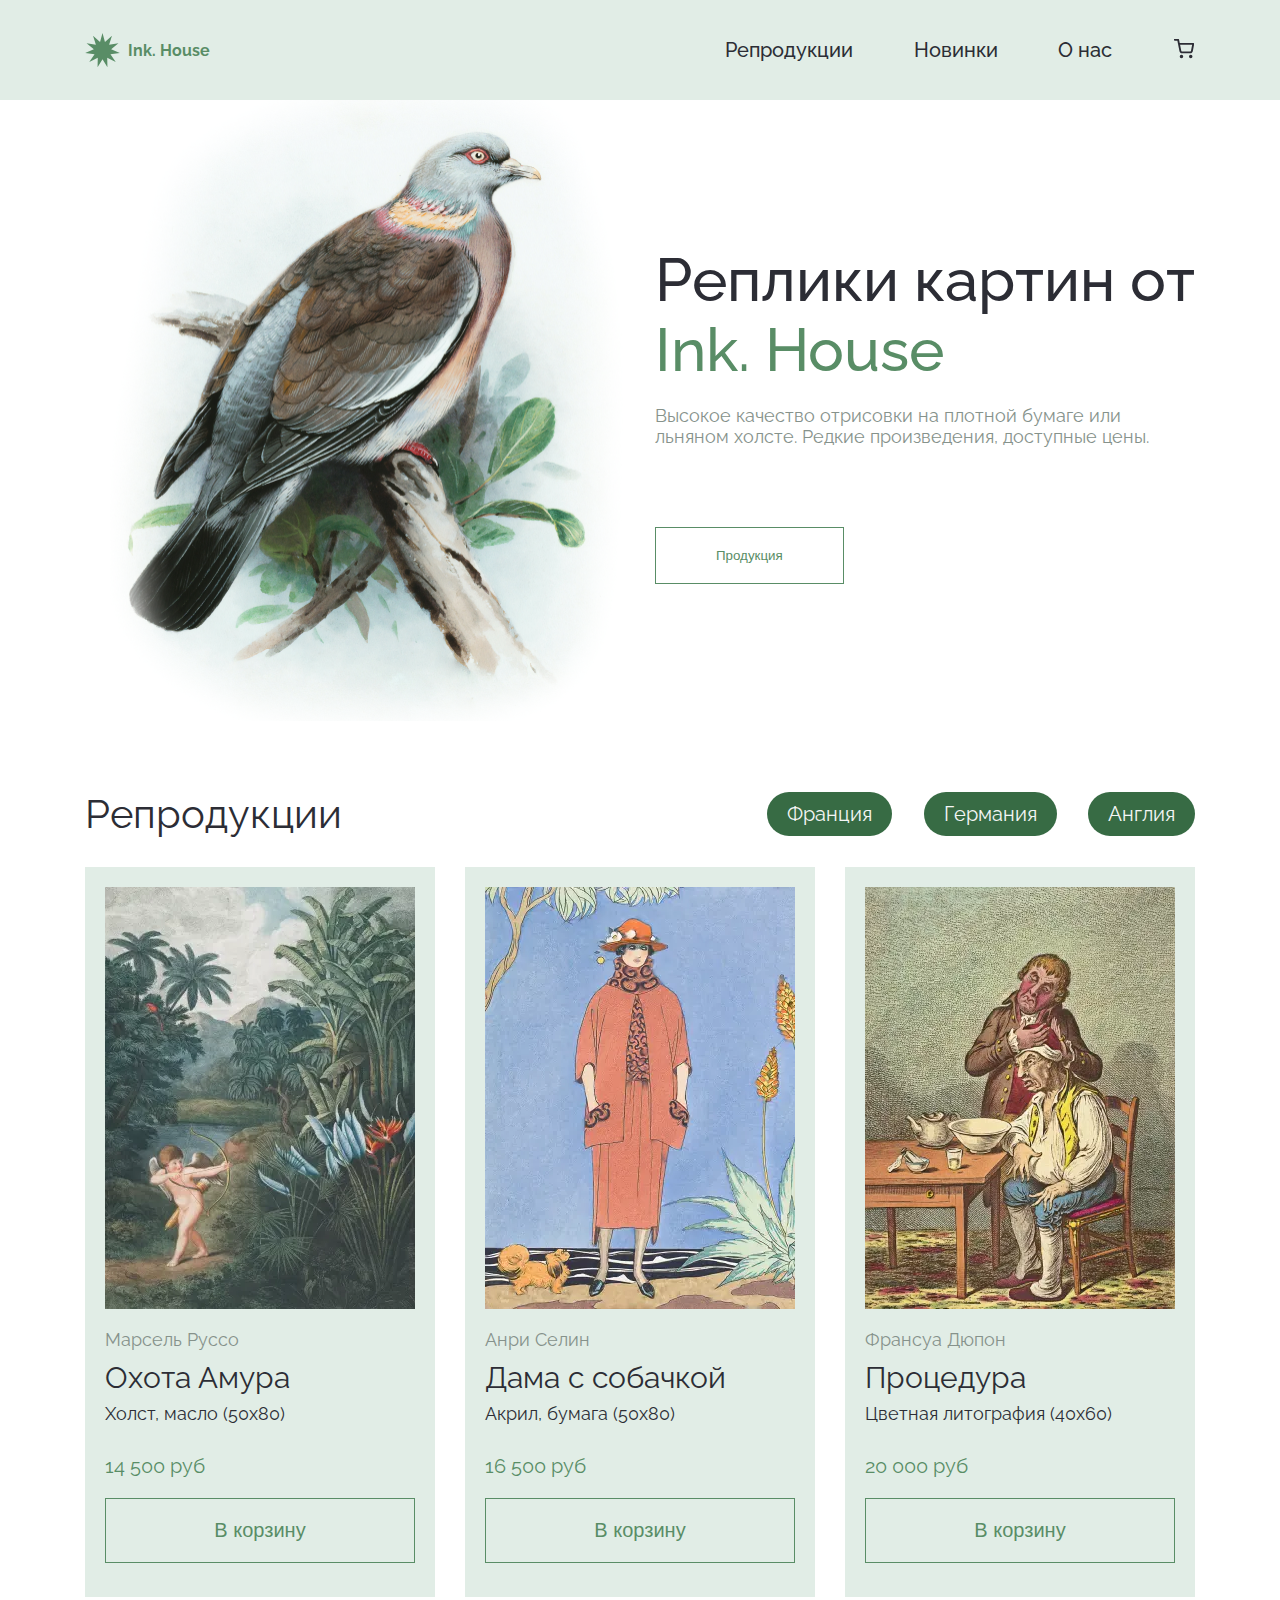
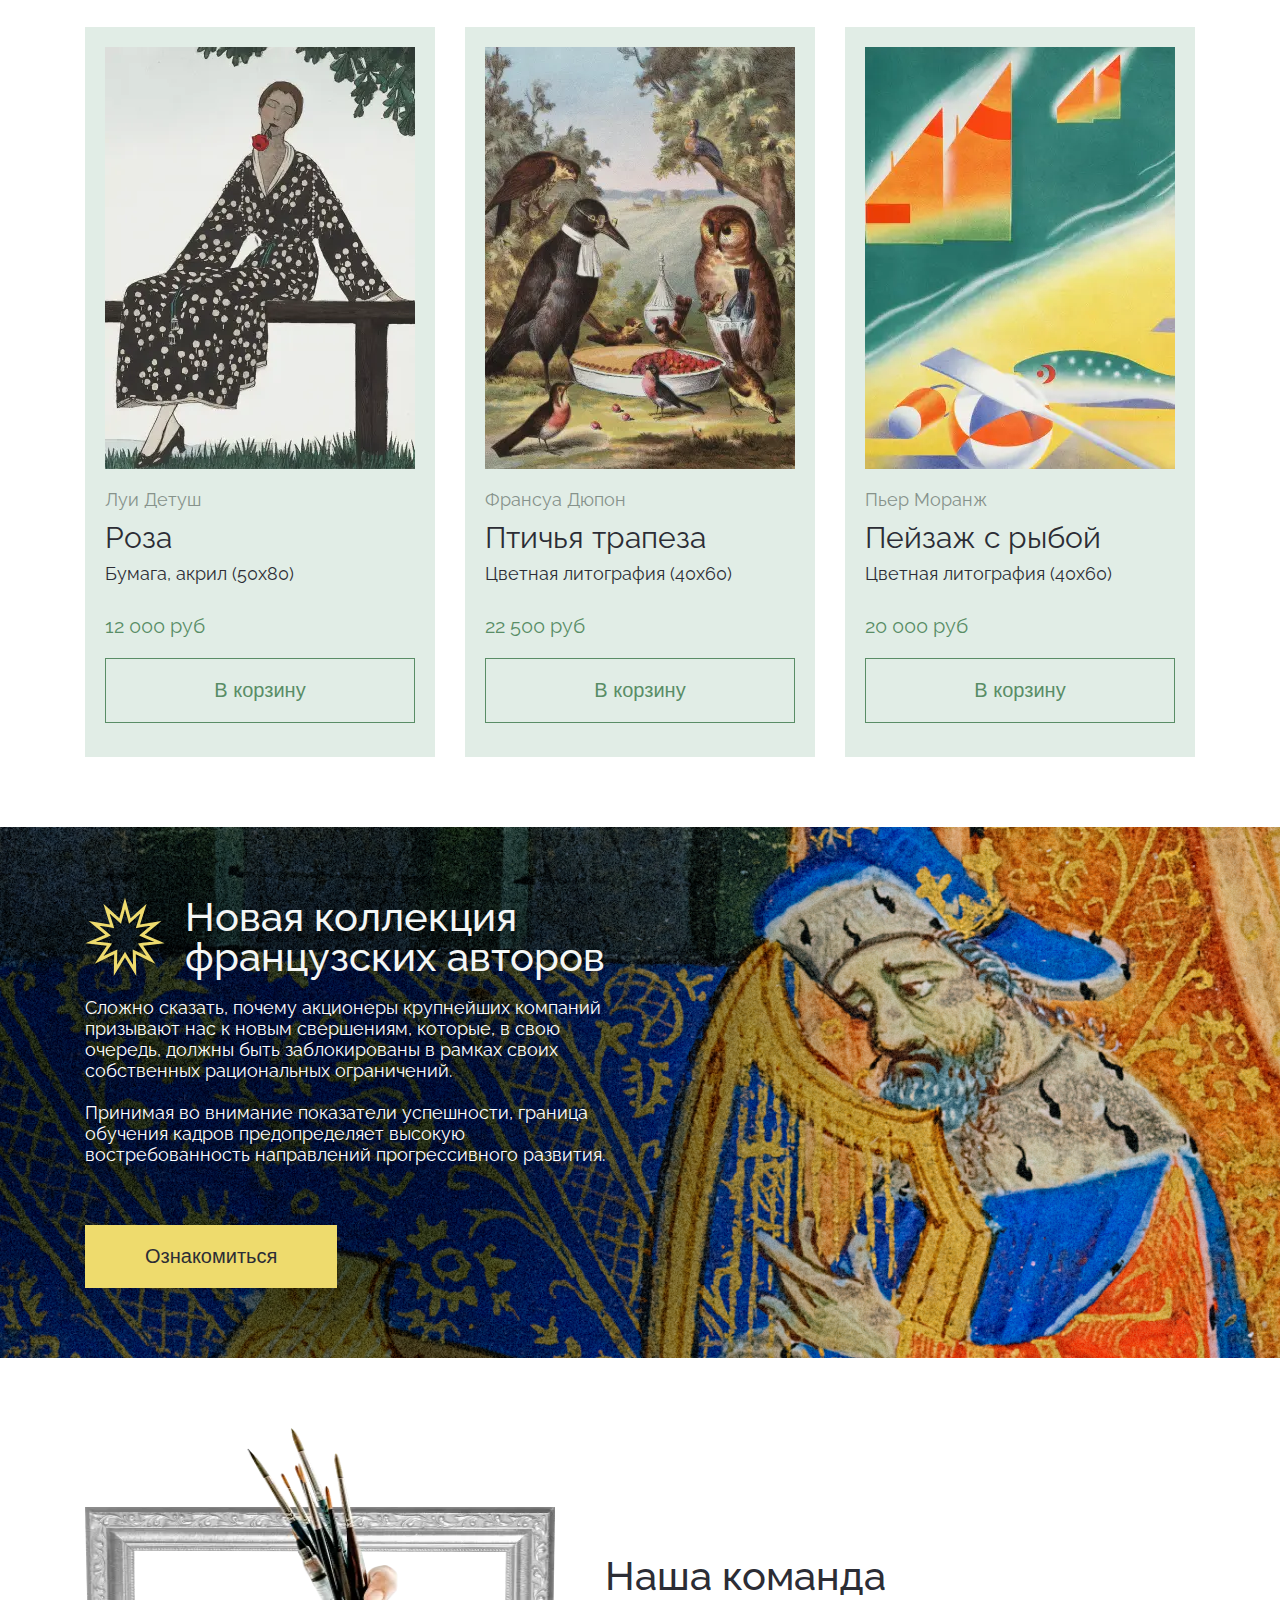
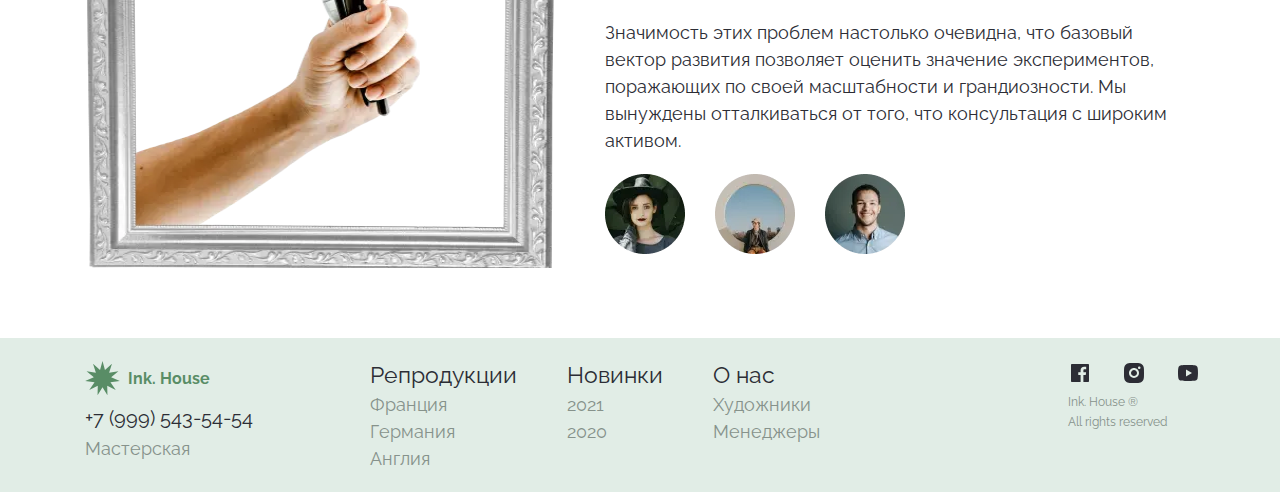
<file: index.html>
<!DOCTYPE html>
<html lang="en">
  <head>
    <meta charset="UTF-8" />
    <meta name="viewport" content="width=device-width, initial-scale=1.0" />
    <title>Document</title>
    <link rel="preconnect" href="https://fonts.googleapis.com" />
    <link rel="preconnect" href="https://fonts.gstatic.com" crossorigin />
    <link
      href="https://fonts.googleapis.com/css2?family=Raleway:wght@500;700&display=swap"
      rel="stylesheet"
    />
  </head>
  <link rel="stylesheet" href="./css/style.css" />
  <body>
      <header class="header">
        <div class="container">
        <div class="header_top">
          <div class="wrapper__main">
          <div class="wrapper__header">
            <img src="./img/icons/Star 1_top.svg" alt="starIcon__header" />
            <p class="one">Ink. House</p>
          </div></div>
            <div class="menu"> 
              <label for="burger">
              <input type="checkbox" name="check" id="burger"> 
              <span class="dash"></span>
              </label>
               <nav class="nav_header">
              <a class="nav_link" href="#Reproduction">Репродукции</a>
              <a class="nav_link" href="#News">Новинки</a>
              <a class="nav_link" href="#AboutUs">О нас</a>
              <a href="#"> 
                <img class="cart" src="./img/icons/cart.svg"/></a>
               </nav>
          </div>
        </div>
      </div>
      </header>
      <div class="container">
      <main>
        <section class="section_first">
          <div class="main_section">
            <div class="main_img">
              <img class="main_img_img" src="./img/Design/main_img@1x.png" alt="" />
            </div>
           
            <div class="main_text">
              <h1 class="main_section_title">
                Реплики картин от
                <span class="main_section_titleGreen">Ink. House</span>
              </h1>
           
              <p class="main_section_text">
                Высокое качество отрисовки на плотной бумаге или льняном холсте.
                Редкие произведения, доступные цены.
              </p>

              <button class="main_section_button">Продукция</button>
            </div>
          </div>
        </section>
        <section class="reproduction" id="Reproduction">
          <div class="reproduction_name">
              <p class="reprodaction_text">Репродукции</p>
            <nav class="reprodaction_nameButton">
              <a class="button_line" href="index.html">Франция</a>
              <a class="button_line" href="index_germany.html">Германия</a>
              <a class="button_line" href="index_england.html">Англия</a>
            </nav>
          </div>

          <div class="reproduction__cards cards" >
            <div class="cards_cart">
              <div class="card__wrapperImg">
                <img
                width="310"
                height="422"
                  class="card__img"
                  src="./img/img_item/item1.webp"
                   srcset="
                    ./img/img_item/item1.webp    1x,
                    ./img/img_item/item1@2x.webp 2x
                  "
                  alt="Охота Амура"
                />
                <p class="cart__autor">Марсель Руссо</p>
                <p class="cart__name">Охота Амура</p>
                <p class="cart__description">Холст, масло (50х80)</p>
                <p class="cart__price">14 500 руб</p>
                <button class="cart__btn">В корзину</button>
              </div>
              <div class="card__wrapperImg">
                <img
                width="310"
                height="422"
                  class="card__img"
                  src="./img/img_item/item2.webp"
                  srcset="
                    ./img/img_item/item2.webp    1x,
                    ./img/img_item/item2@2x.webp 2x
                  "
                  alt="Охота Амура"
                />
                <p class="cart__autor">Анри Селин</p>
                <p class="cart__name">Дама с собачкой</p>
                <p class="cart__description">Акрил, бумага (50х80)</p>
                <p class="cart__price">16 500 руб</p>
                <button class="cart__btn">В корзину</button>
              </div>
              <div class="card__wrapperImg">
                <img
                width="310"
                height="422"
                  class="card__img"
                  src="./img/img_item/item3.webp"
                  srcset="
                    ./img/img_item/item3.webp    1x,
                    ./img/img_item/item3@2x.webp 2x
                  "
                  alt="Охота Амура"
                />
                <p class="cart__autor">Франсуа Дюпон</p>
                <p class="cart__name">Процедура</p>
                <p class="cart__description">Цветная литография (40х60)</p>
                <p class="cart__price">20 000 руб</p>
                <button class="cart__btn">В корзину</button>
              </div>
              <div class="card__wrapperImg">
                <img
                width="310"
                height="422"
                  class="card__img"
                  src="./img/img_item/item4.webp"
                  srcset="
                    ./img/img_item/item4.webp    1x,
                    ./img/img_item/item4@2x.webp 2x
                  "
                  alt="Охота Амура"
                />
                <p class="cart__autor">Луи Детуш</p>
                <p class="cart__name">Роза</p>
                <p class="cart__description">Бумага, акрил (50х80)</p>
                <p class="cart__price">12 000 руб</p>
                <button class="cart__btn">В корзину</button>
              </div>
              <div class="card__wrapperImg">
                <img
                width="310"
                height="422"
                  class="card__img"
                  src="./img/img_item/item5.webp"
                  srcset="
                    ./img/img_item/item5.webp    1x,
                    ./img/img_item/item5@2x.webp 2x
                  "
                  alt="Охота Амура"
                />
                <p class="cart__autor">Франсуа Дюпон</p>
                <p class="cart__name">Птичья трапеза</p>
                <p class="cart__description">Цветная литография (40х60)</p>
                <p class="cart__price">22 500 руб</p>
                <button class="cart__btn">В корзину</button>
              </div>
              <div class="card__wrapperImg">
                <img
                width="310"
                height="422"
                  class="card__img"
                  src="./img/img_item/item6.webp"
                  srcset="
                    ./img/img_item/item6.webp    1x,
                    ./img/img_item/item6@2x.webp 2x
                  "
                  alt="Охота Амура"
                />
                <p class="cart__autor">Пьер Моранж</p>
                <p class="cart__name">Пейзаж с рыбой</p>
                <p class="cart__description">Цветная литография (40х60) </p>
                <p class="cart__price">20 000 руб</p>
                <button class="cart__btn">В корзину</button>
              </div>
            </div>
          </section>
          </div>
          <section class="promo__mainBg">
            <div class="container">
            <div class="promo__main" id="News">
              <div class="promo__title">
                <img class="promo__titleIcon" src="./img/icons/Star 2_promo.svg" alt="star">
                <p class="promo__titleText">Новая коллекция французских авторов</p>
              </div>
              <div class="promo__text">
                <p class="promo__textMain">Сложно сказать, почему акционеры крупнейших компаний призывают нас к новым свершениям, которые, в свою очередь, должны быть заблокированы в рамках своих собственных рациональных ограничений. <br><br>
                   Принимая во внимание показатели успешности, граница обучения кадров предопределяет высокую востребованность направлений прогрессивного развития.</p>
              </div>
              <div>
                <button class="promo__button">Ознакомиться</button>
              </div>
            </div>
            </div>
          </section>
          
           <section>
            <div class="container">
            <div class="company__info" id="AboutUs">
            <div class="info__img__wrapper">
              <img 
               class="info__img" width="500" height="440" src="./img/Design/FrameGroup.webp" srcset="
               ./img/Design/FrameGroup.webp 1x, ./img/Design/FrameGroup.webp 2x"
                    alt="frame">
            </div>
            <div >
              <div>
              <h2 class="info__title">Наша команда</h2>
            </div>
            <div>
              <p class="info__text">Значимость этих проблем настолько очевидна, что базовый вектор развития позволяет оценить значение экспериментов, поражающих по своей масштабности и грандиозности. Мы вынуждены отталкиваться от того, что консультация с широким активом.</p>
            </div>
            <div class="info__pics">
              <img width="80" height="80" src="./img/Design/photo_1.webp" 
              srcset="
                    ./img/Design/photo_1.webp   1x,
                    ./img/Design/photo_1@2x.webp 2x
                  " alt="photo1">
              <img width="80" height="80" src="./img/Design/photo_2.png" srcset="
                   ./img/Design/photo_2.webp   1x,
                    ./img/Design/photo_2@2x.webp 2x
                  " alt="photo2">
              <img width="80" height="80" src="./img/Design/photo_3.png" srcset="
                    ./img/Design/photo_3.webp   1x,
                    ./img/Design/photo_3@2x.webp 2x
                  " alt="photo3">
            </div>
          </div>
          </div>
          </div>
           </section>
          
      <footer class="footer"> 
        <div class="container">
          <div class="footer__main"> 
            <!-- <div class="wrapper__imgPhone"> -->
                <div class="wrapper">
                <img src="./img/icons/Star 1_top.svg" alt="starIcon__header" />
                <p class="one">Ink. House</p>
              </div>
              <div class="footer__phone">
                <a href="tel:+79995435454">+7 (999) 543-54-54</a>
                <p class="footer__phoneText">Мастерская</p>
              </div>
            <!-- </div> -->
            <!-- <div class="footer__list"> -->
              <div class="footer__list__reproduction">
              <ul>
                <li class="footer__list2">Репродукции</li>
                <li class="footer__list1"> <a class="footer__list1" href="@">Франция</a></li>
                <li class="footer__list1"> <a class="footer__list1" href="@">Германия</a></li>
                <li class="footer__list1"> <a class="footer__list1" href="@">Англия</a></li>
              </ul></div>
              <div class="footer__list__news">
              <ul>
                <li class="footer__list2">Новинки</li>
                <li class="footer__list1">2021</li>
                <li class="footer__list1">2020</li>
              </ul>
            </div>
            <div class="footer__list__about">
              <ul>
                <li class="footer__list2">О нас</li>
                <li class="footer__list1">Художники</li>
                <li class="footer__list1">Менеджеры</li>
              </ul></div>
            <!-- </div> -->
              <div class="footer__mediaIcons">
              <nav class="footer__icons">
                 <a width="24" height="24"  href="#"> <img src="./img/icons/facebook_icon.svg"/></a>
                 <a width="24" height="24"  href="#"> <img src="./img/icons/inst_icon.svg"/></a>
                 <a width="24" height="24"  href="#"> <img src="./img/icons/youtube_icon.svg"/></a>
              </nav>
              <div>
              <p class="footer__mediaText">Ink. House ®</p>
              <p class="footer__mediaText">All rights reserved</p>
              </div>
              </div>
          </div>
       </div> 
     </footer>
        </div>
         </main>
    
    </body>
    </html>
</file>
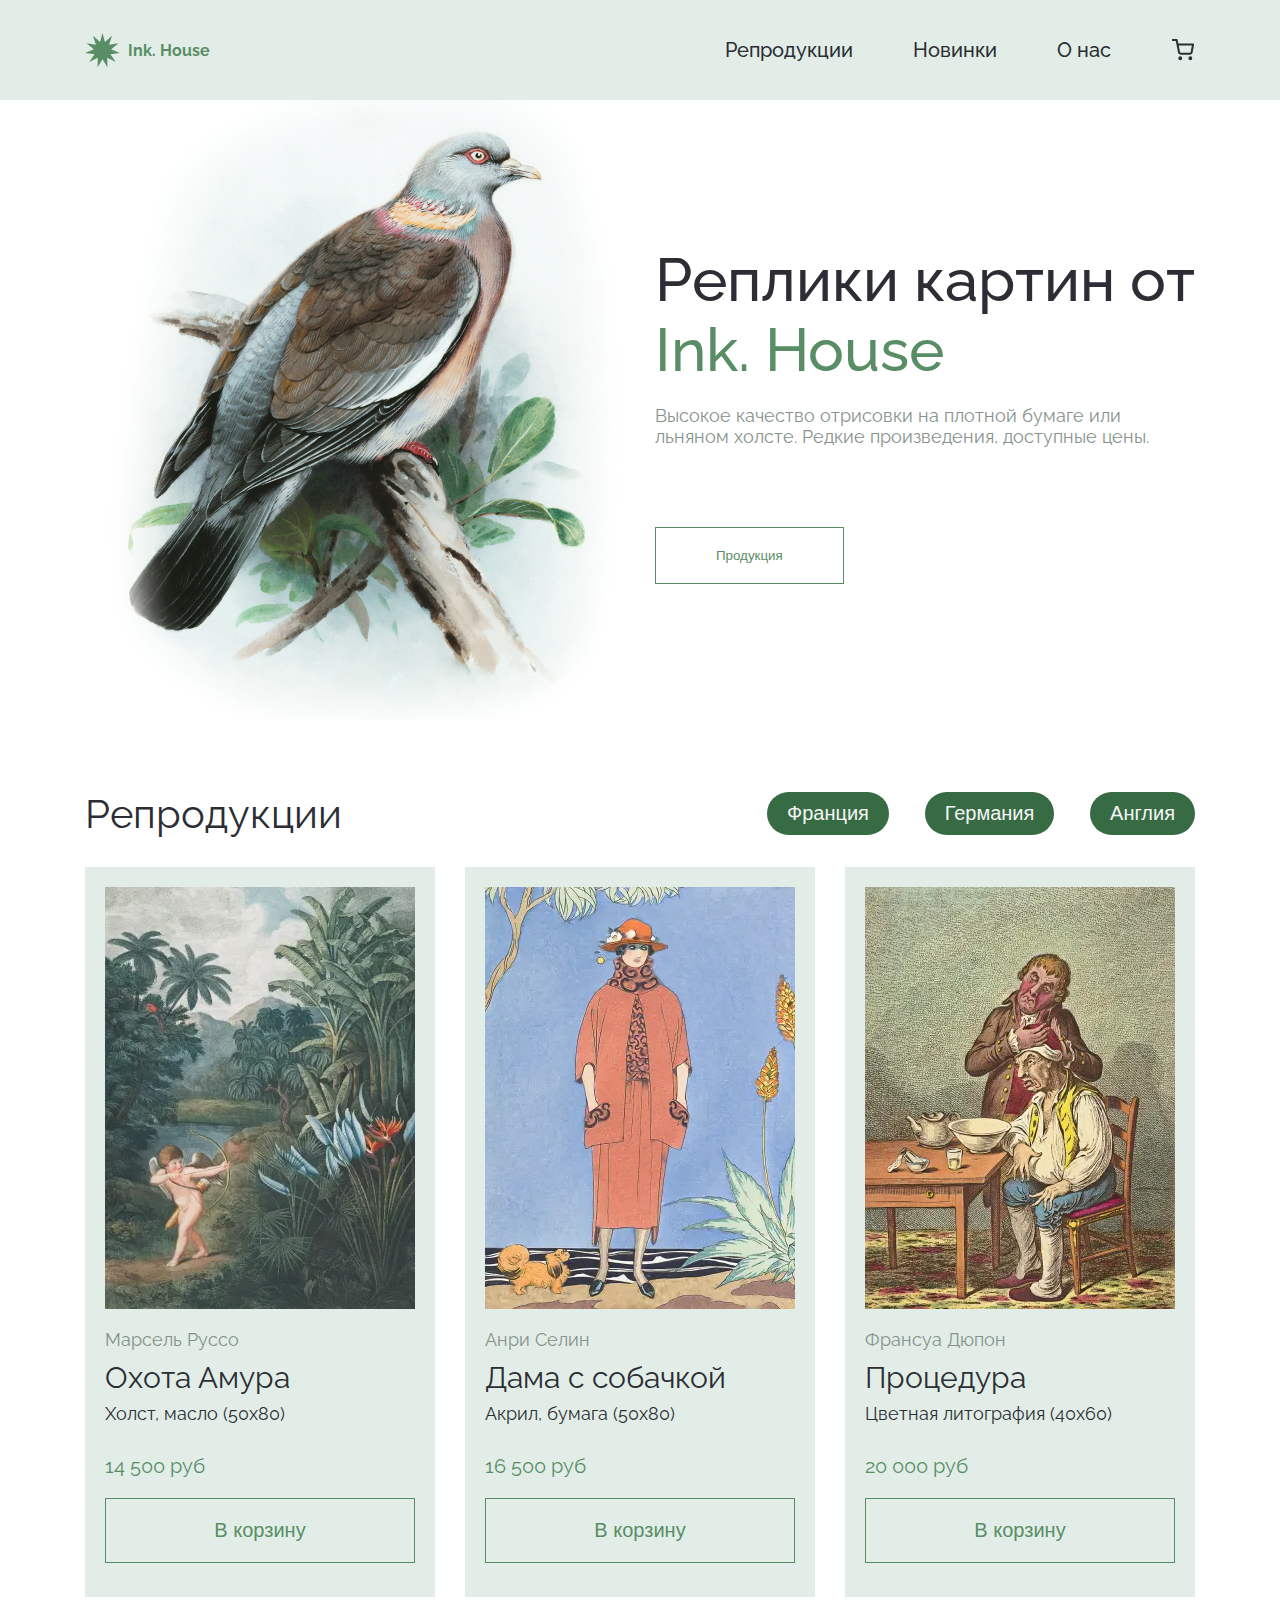
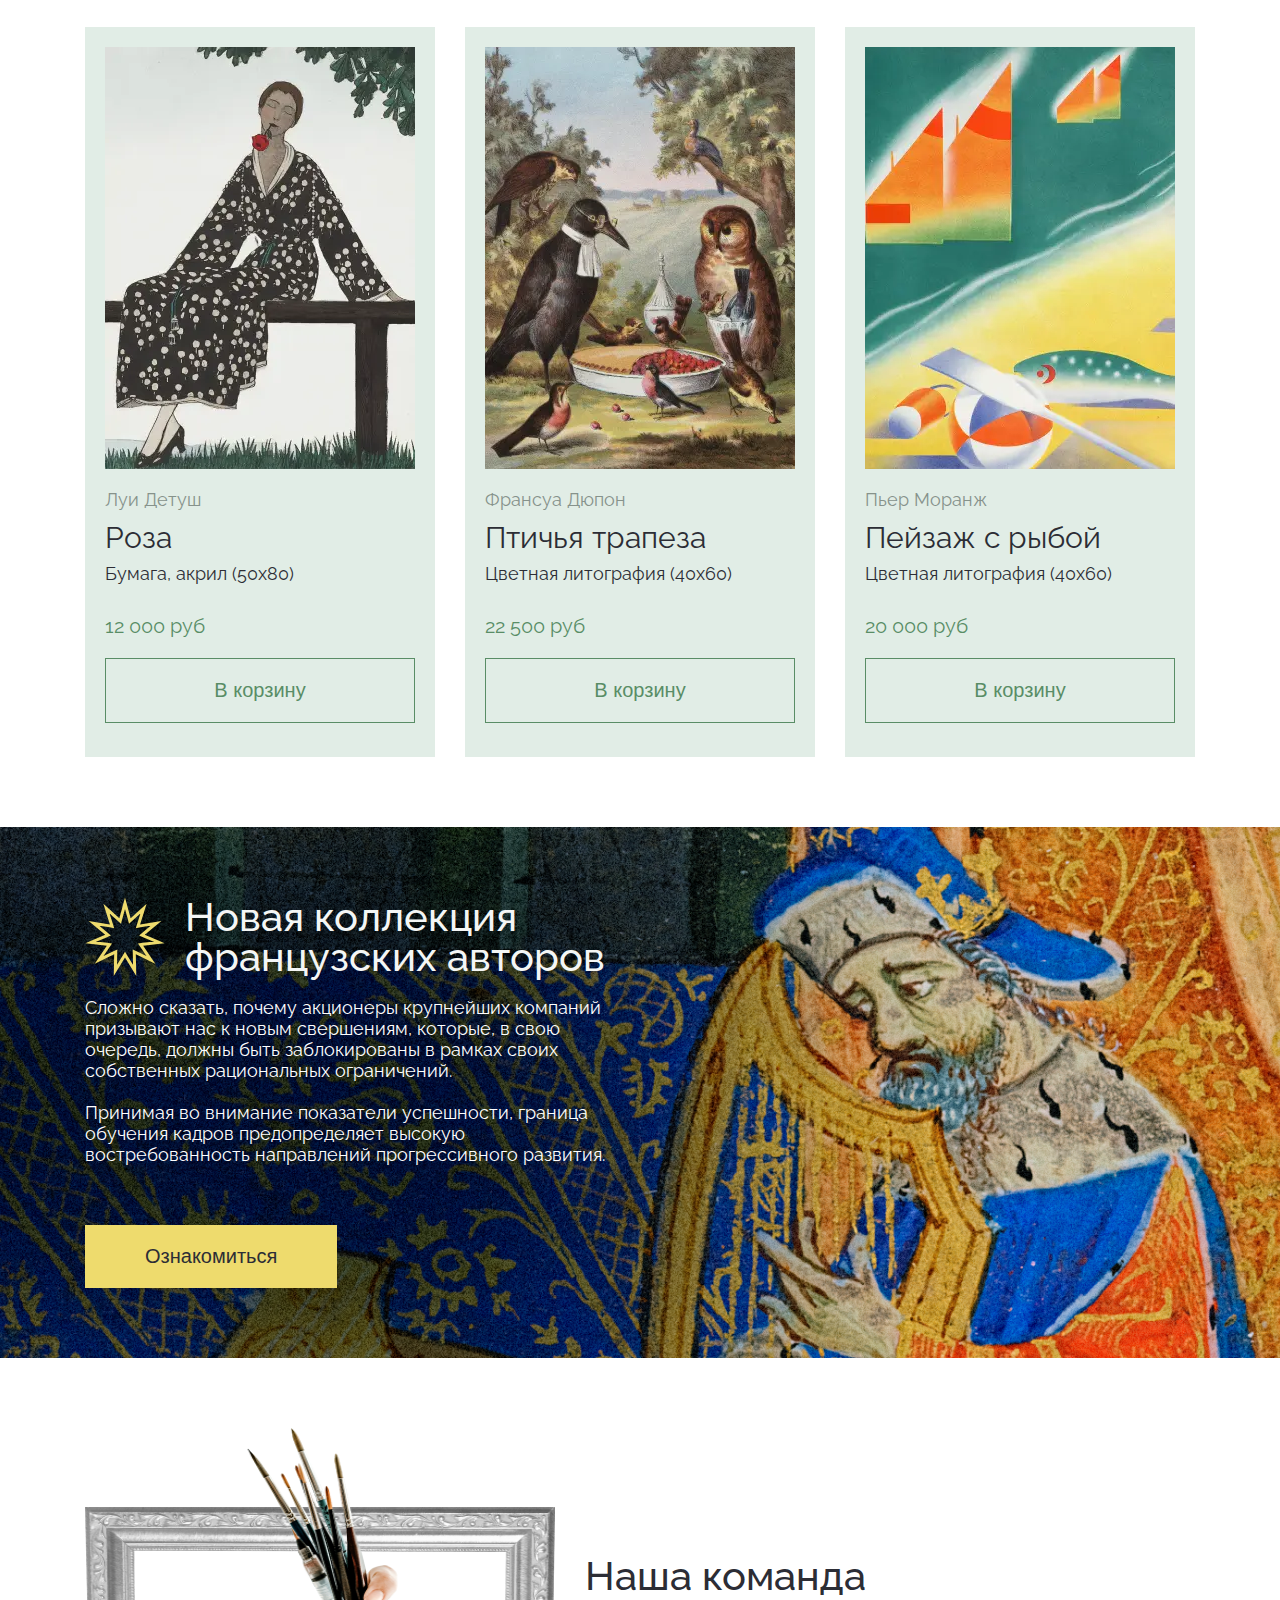
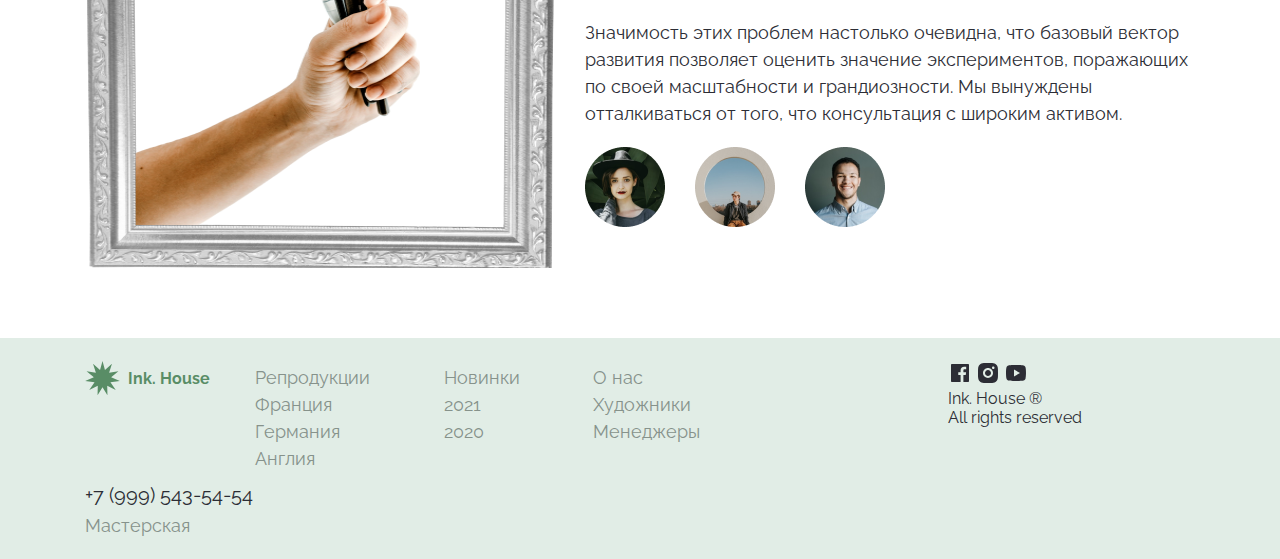
<file: index_2.html>
<!DOCTYPE html>
<html lang="en">
  <head>
    <meta charset="UTF-8" />
    <meta name="viewport" content="width=device-width, initial-scale=1.0" />
    <title>Document</title>
    <link rel="preconnect" href="https://fonts.googleapis.com" />
    <link rel="preconnect" href="https://fonts.gstatic.com" crossorigin />
    <link
      href="https://fonts.googleapis.com/css2?family=Raleway:wght@500;700&display=swap"
      rel="stylesheet"
    />
  </head>
  <link rel="stylesheet" href="./css/style.css" />
  <body>
    
      <header class="header">
        <div class="container">
        <div class="header_top">
          <div class="wrapper">
            <img src="./img/icons/Star 1_top.svg" alt="starIcon__header" />
            <p class="one">Ink. House</p>
          </div>
          <div >
            <nav class="nav_header">
              <a class="nav_link" href="@">Репродукции</a>
              <a class="nav_link" href="@">Новинки</a>
              <a class="nav_link" href="@">О нас</a>
              <a href="@"> <img src="./img/icons/cart.svg"/></a>
            </nav>
          </div>
        </div>
      </div>
      </header>
      <div class="container">
      <main>
        <section class="section_first">
          <div class="main_section">
            <div class="main_img">
              <img class="main_img" src="./img/Design/main_img@1x.png" alt="" />
            </div>
            <div class="main_text">
              <h1 class="main_section_title">
                Реплики картин от
                <span class="main_section_titleGreen">Ink. House</span>
              </h1>
              <p class="main_section_text">
                Высокое качество отрисовки на плотной бумаге или льняном холсте.
                Редкие произведения, доступные цены.
              </p>

              <button class="main_section_button">Продукция</button>
            </div>
          </div>
        </section>
        <section class="reproduction">
          <div class="reproduction_name">
            <div class="reproduction_title">
              <p class="reprodaction_text">Репродукции</p>
            </div>
            <div class="reprodaction_nameButton">
              <button class="button_line">Франция</button>
              <button class="button_line">Германия</button>
              <button class="button_line">Англия</button>
            </div>
          </div>

          <div class="reproduction__cards cards">
            <div class="cards_cart">
              <div class="card__wrapperImg">
                <img
                width="310"
                height="422"
                  class="card__img"
                  src="./img/img_item/item1.webp"
                   srcset="
                    ./img/img_item/item1.webp    1x,
                    ./img/img_item/item1@2x.webp 2x
                  "
                  alt="Охота Амура"
                />
                <p class="cart__autor">Марсель Руссо</p>
                <p class="cart__name">Охота Амура</p>
                <p class="cart__description">Холст, масло (50х80)</p>
                <p class="cart__price">14 500 руб</p>
                <button class="cart__btn">В корзину</button>
              </div>
              <div class="card__wrapperImg">
                <img
                width="310"
                height="422"
                  class="card__img"
                  src="./img/img_item/item2.webp"
                  srcset="
                    ./img/img_item/item2.webp    1x,
                    ./img/img_item/item2@2x.webp 2x
                  "
                  alt="Охота Амура"
                />
                <p class="cart__autor">Анри Селин</p>
                <p class="cart__name">Дама с собачкой</p>
                <p class="cart__description">Акрил, бумага (50х80)</p>
                <p class="cart__price">16 500 руб</p>
                <button class="cart__btn">В корзину</button>
              </div>
              <div class="card__wrapperImg">
                <img
                width="310"
                height="422"
                  class="card__img"
                  src="./img/img_item/item3.webp"
                  srcset="
                    ./img/img_item/item3.webp    1x,
                    ./img/img_item/item3@2x.webp 2x
                  "
                  alt="Охота Амура"
                />
                <p class="cart__autor">Франсуа Дюпон</p>
                <p class="cart__name">Процедура</p>
                <p class="cart__description">Цветная литография (40х60)</p>
                <p class="cart__price">20 000 руб</p>
                <button class="cart__btn">В корзину</button>
              </div>
              <div class="card__wrapperImg">
                <img
                width="310"
                height="422"
                  class="card__img"
                  src="./img/img_item/item4.webp"
                  srcset="
                    ./img/img_item/item4.webp    1x,
                    ./img/img_item/item4@2x.webp 2x
                  "
                  alt="Охота Амура"
                />
                <p class="cart__autor">Луи Детуш</p>
                <p class="cart__name">Роза</p>
                <p class="cart__description">Бумага, акрил (50х80)</p>
                <p class="cart__price">12 000 руб</p>
                <button class="cart__btn">В корзину</button>
              </div>
              <div class="card__wrapperImg">
                <img
                width="310"
                height="422"
                  class="card__img"
                  src="./img/img_item/item5.webp"
                  srcset="
                    ./img/img_item/item5.webp    1x,
                    ./img/img_item/item5@2x.webp 2x
                  "
                  alt="Охота Амура"
                />
                <p class="cart__autor">Франсуа Дюпон</p>
                <p class="cart__name">Птичья трапеза</p>
                <p class="cart__description">Цветная литография (40х60)</p>
                <p class="cart__price">22 500 руб</p>
                <button class="cart__btn">В корзину</button>
              </div>
              <div class="card__wrapperImg">
                <img
                width="310"
                height="422"
                  class="card__img"
                  src="./img/img_item/item6.webp"
                  srcset="
                    ./img/img_item/item6.webp    1x,
                    ./img/img_item/item6@2x.webp 2x
                  "
                  alt="Охота Амура"
                />
                <p class="cart__autor">Пьер Моранж</p>
                <p class="cart__name">Пейзаж с рыбой</p>
                <p class="cart__description">Цветная литография (40х60) </p>
                <p class="cart__price">20 000 руб</p>
                <button class="cart__btn">В корзину</button>
              </div>
            </div>
          </section>
          </div>
    
          <section class="promo__mainBg">
            <div class="container">
            <div class="promo__main">
              <div class="promo__title">
                <img class="promo__titleIcon" src="./img/icons/Star 2_promo.svg" alt="star">
                <p class="promo__titleText">Новая коллекция французских авторов</p>
              </div>
              <div class="promo__text">
                <p class="promo__textMain">Сложно сказать, почему акционеры крупнейших компаний призывают нас к новым свершениям, которые, в свою очередь, должны быть заблокированы в рамках своих собственных рациональных ограничений. <br><br>
                   Принимая во внимание показатели успешности, граница обучения кадров предопределяет высокую востребованность направлений прогрессивного развития.</p>
              </div>
              <div>
                <button class="promo__button">Ознакомиться</button>
              </div>
            </div>
            </div>
          </section>
          
           <section>
            <div class="container">
            <div class="company__info">
            <div >
              <img class="info__img" src="./img/Design/FrameGroup.png" alt="frame">
            </div>
            <div >
              <div>
              <h1 class="info__title">Наша команда</h1>
            </div>
            <div>
              <p class="info__text">Значимость этих проблем настолько очевидна, что базовый вектор развития позволяет оценить значение экспериментов, поражающих по своей масштабности и грандиозности. Мы вынуждены отталкиваться от того, что консультация с широким активом.</p>
            </div>
            <div class="info__pics">
              <img src="./img/Design/photo_1.png" alt="photo1">
              <img src="./img/Design/photo_2.png" alt="photo2">
              <img src="./img/Design/photo_3.png" alt="photo3">
            </div>
          </div>
          </div>
          </div>
           </section>
          
        <footer class="footer"> 
          <div class="container">
            <div class="footer__main">
            <div class="wrapper">
            <img src="./img/icons/Star 1_top.svg" alt="starIcon__header" />
            <p class="one">Ink. House</p>
            </div>
            <div class="footer__phone">
              <a href="tel:+79995435454">+7 (999) 543-54-54</a>
              <p class="footer__phoneText">Мастерская</p>
            </div>
            <div class="footer__list">
              <ul>
                <li class="footer__list1">Репродукции</li>
                <li class="footer__list1">Франция</li>
                <li class="footer__list1">Германия</li>
                <li class="footer__list1">Англия</li>
              </ul>
              <ul>
                <li class="footer__list1">Новинки</li>
                <li class="footer__list1">2021</li>
                <li class="footer__list1">2020</li>
              </ul>
              <ul>
                <li class="footer__list1">О нас</li>
                <li class="footer__list1">Художники</li>
                <li class="footer__list1">Менеджеры</li>
              </ul>
              </div>
              <div class="footer__mediaIcons">
              <nav>
              <a href="@"> <img src="./img/icons/facebook_icon.svg"/></a>
              <a href="@"> <img src="./img/icons/inst_icon.svg"/></a>
              <a href="@"> <img src="./img/icons/youtube_icon.svg"/></a>
              </nav>
              <p>Ink. House ®</p>
              <p>All rights reserved</p>
              </div>
             </div>
            </div>
            
          </footer>
        </div>
         </main>
    
    </body>
    </html>
</file>
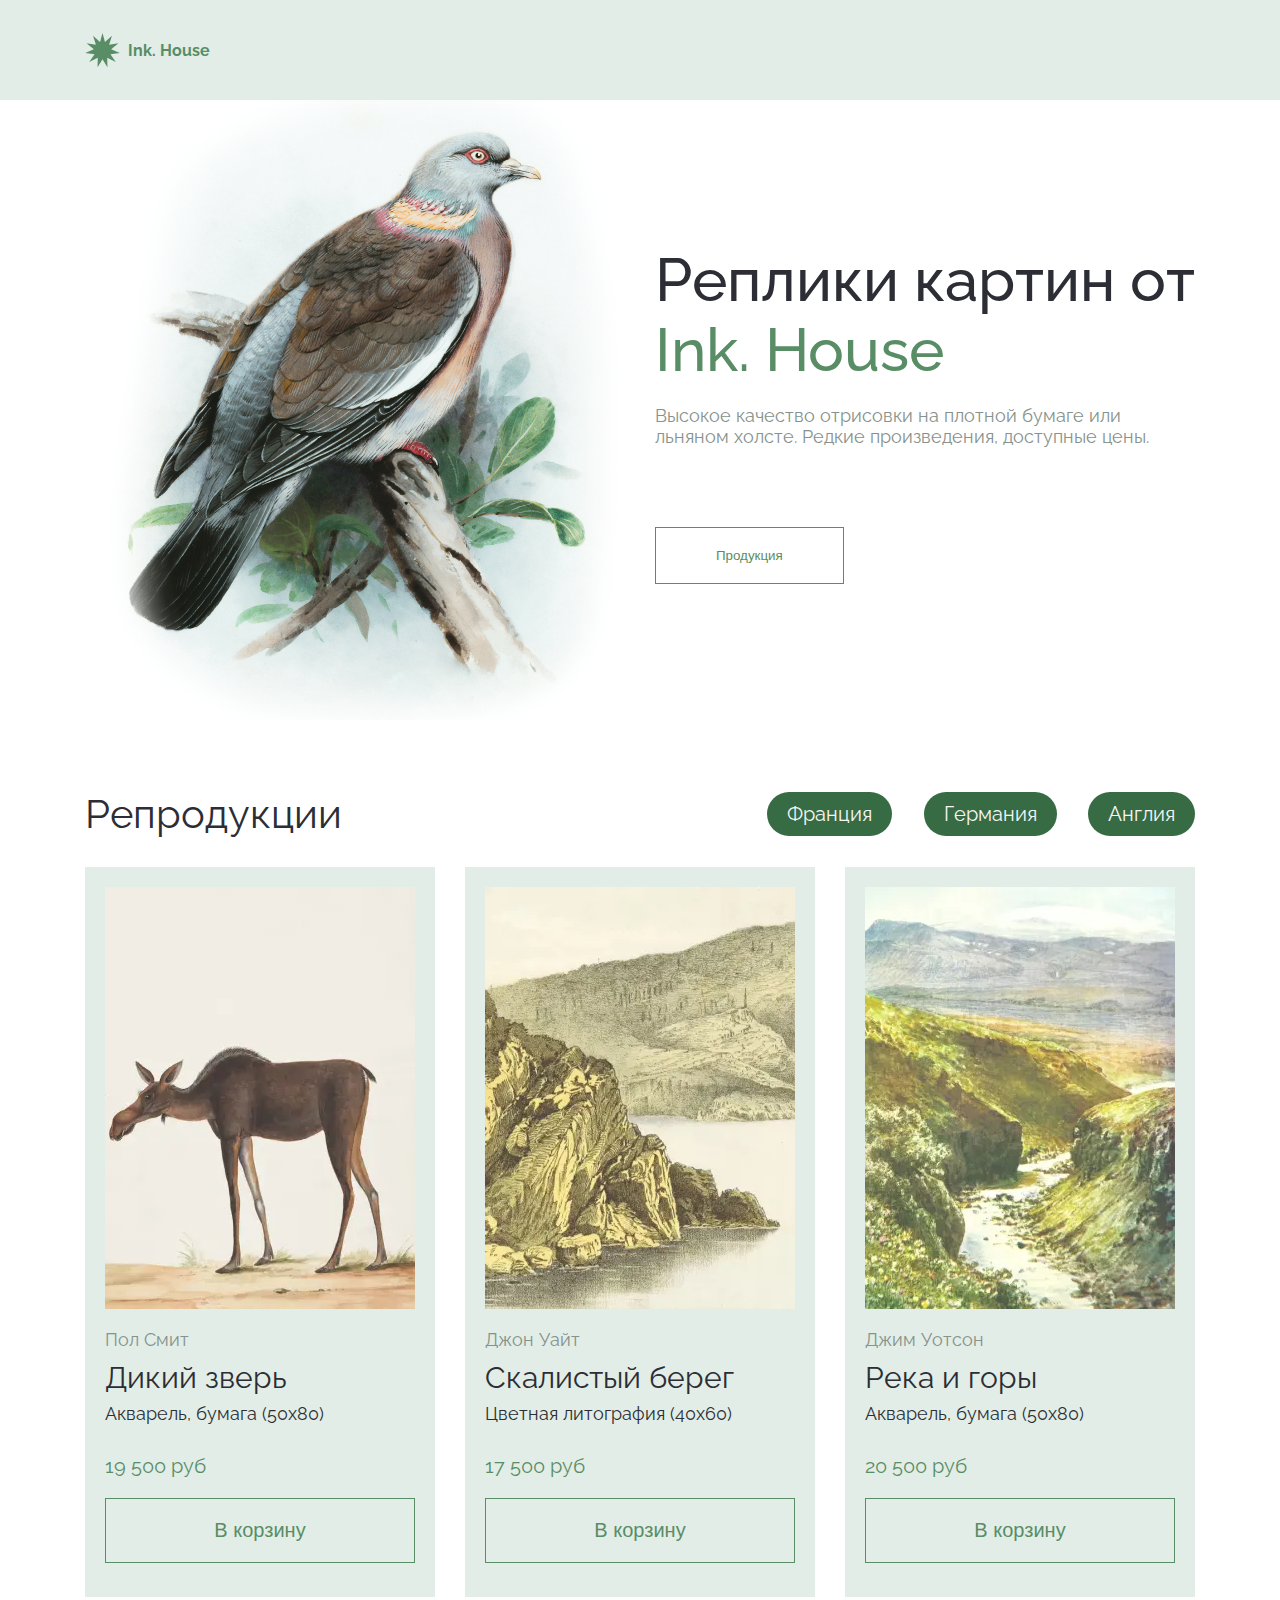
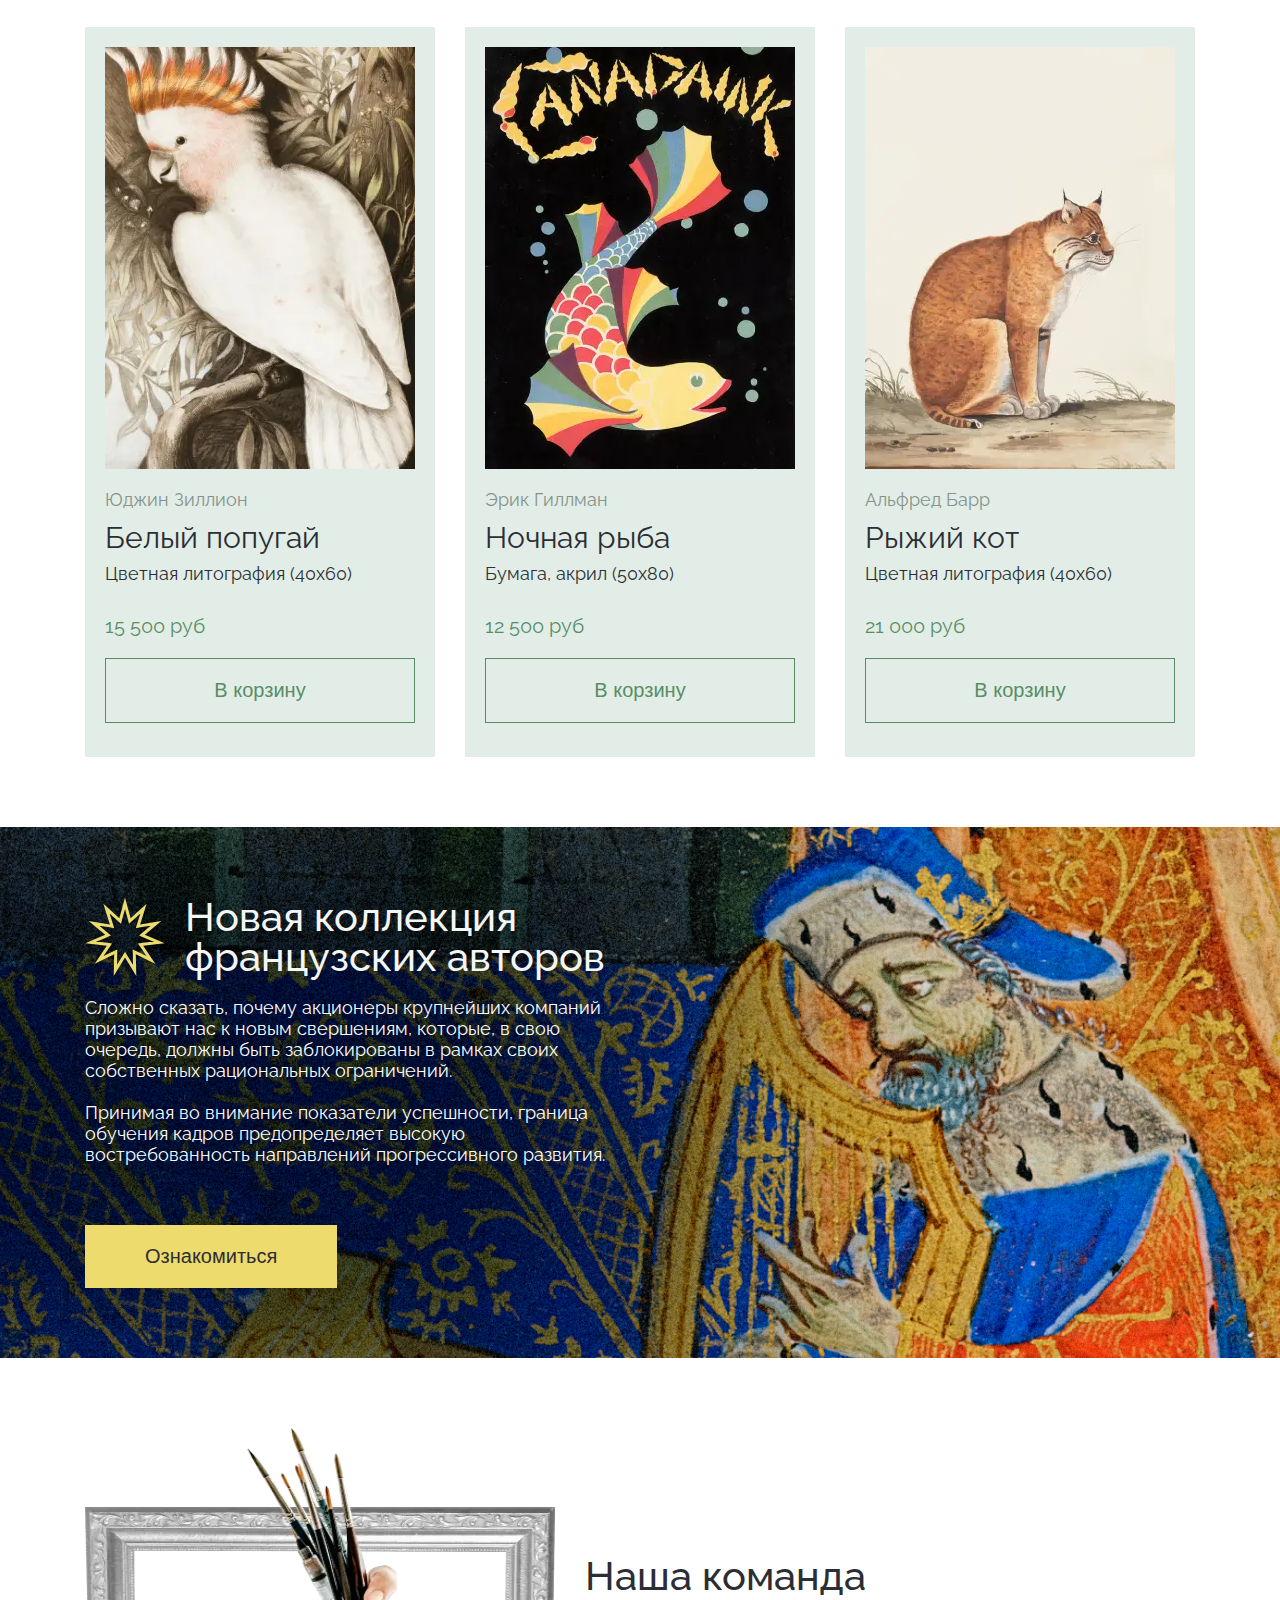
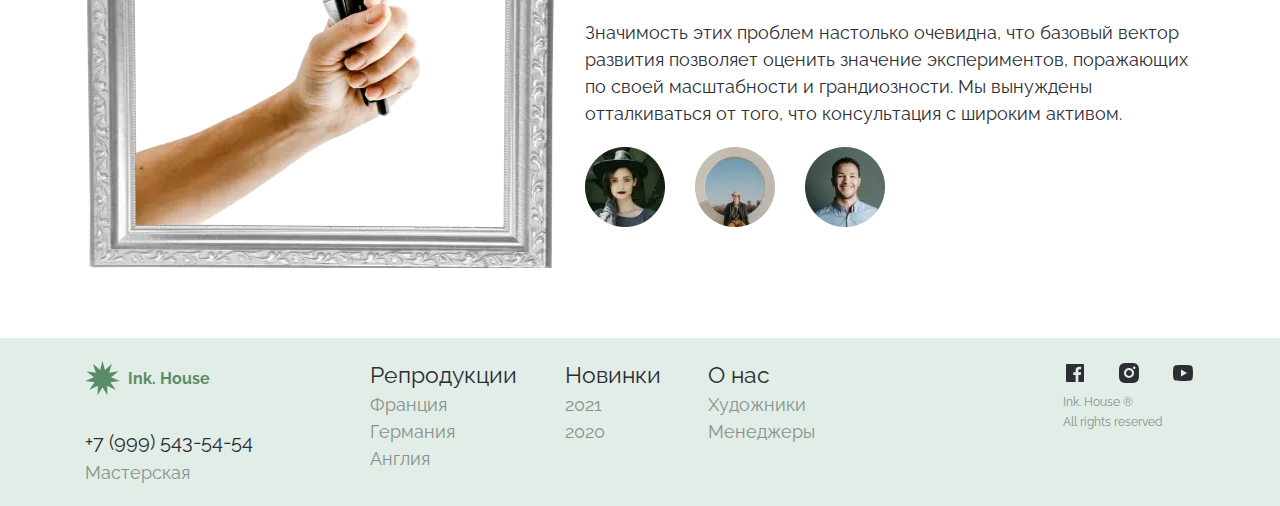
<file: index_england.html>
<!DOCTYPE html>
<html lang="en">
  <head>
    <meta charset="UTF-8" />
    <meta name="viewport" content="width=device-width, initial-scale=1.0" />
    <title>Document</title>
    <link rel="preconnect" href="https://fonts.googleapis.com" />
    <link rel="preconnect" href="https://fonts.gstatic.com" crossorigin />
    <link
      href="https://fonts.googleapis.com/css2?family=Raleway:wght@500;700&display=swap"
      rel="stylesheet"
    />
  </head>
  <link rel="stylesheet" href="./css/style.css" />
  <body>
    
        <header class="header">
        <div class="container">
        <div class="header_top">
          <div class="wrapper__main">
          <div class="wrapper__header">
            <img src="./img/icons/Star 1_top.svg" alt="starIcon__header" />
            <p class="one">Ink. House</p>
          </div></div>
            <div class="menu"> 
              <label for="burger">
              <input type="checkbox" name="check" id="burger"> 
              <span class="dash"></span>
             
               <nav class="nav_header">
              <a class="nav_link" href="#Reproduction">Репродукции</a>
              <a class="nav_link" href="#News">Новинки</a>
              <a class="nav_link" href="#AboutUs">О нас</a>
              <a href="#"> 
                <img class="cart" src="./img/icons/cart.svg"/></a>
               </nav>
             </label>
          </div>
        </div>
      </div>
      </header>
      <div class="container">
      <main>
        <section class="section_first">
          <div class="main_section">
            <div class="main_img">
              <img class="main_img" src="./img/Design/main_img@1x.png" alt="" />
            </div>
            <div class="main_text">
              <h1 class="main_section_title">
                Реплики картин от
                <span class="main_section_titleGreen">Ink. House</span>
              </h1>
              <p class="main_section_text">
                Высокое качество отрисовки на плотной бумаге или льняном холсте.
                Редкие произведения, доступные цены.
              </p>

              <button class="main_section_button">Продукция</button>
            </div>
          </div>
        </section>
        <section class="reproduction" id="Reproduction">
          <div class="reproduction_name">
              <p class="reprodaction_text">Репродукции</p>
            <nav class="reprodaction_nameButton">
              <a class="button_line" href="index.html">Франция</a>
              <a class="button_line" href="index_germany.html">Германия</a>
              <a class="button_line" href="index_england.html">Англия</a>
            </nav>
          </div>

          <div class="reproduction__cards cards" >
            <div class="cards_cart">
              <div class="card__wrapperImg">
                <img
                width="310"
                height="422"
                  class="card__img"
                  src="./img/img_item_england/item1.webp"
                   srcset="
                    ./img/img_item_england/item1.webp    1x,
                    ./img/img_item_england/item1@2x.webp 2x
                  "
                  alt="Дикий зверь"
                />
                <p class="cart__autor">Пол Смит</p>
                <p class="cart__name">Дикий зверь</p>
                <p class="cart__description">Акварель, бумага (50х80) </p>
                <p class="cart__price">19 500 руб</p>
                <button class="cart__btn">В корзину</button>
              </div>
              <div class="card__wrapperImg">
                <img
                width="310"
                height="422"
                  class="card__img"
                  src="./img/img_item_england/item2.webp"
                  srcset="
                    ./img/img_item_england/item2.webp    1x,
                    ./img/img_item_england/item2@2x.webp 2x
                  "
                  alt="Скалистый берег"
                />
                <p class="cart__autor">Джон Уайт</p>
                <p class="cart__name">Скалистый берег</p>
                <p class="cart__description">Цветная литография (40х60)</p>
                <p class="cart__price">17 500 руб</p>
                <button class="cart__btn">В корзину</button>
              </div>
              <div class="card__wrapperImg">
                <img
                width="310"
                height="422"
                  class="card__img"
                  src="./img/img_item_england/item3.webp"
                  srcset="
                    ./img/img_item_england/item3.webp    1x,
                    ./img/img_item_england/item3@2x.webp 2x
                  "
                  alt="Река и горы"
                />
                <p class="cart__autor">Джим Уотсон</p>
                <p class="cart__name">Река и горы</p>
                <p class="cart__description">Акварель, бумага (50х80) </p>
                <p class="cart__price">20 500 руб</p>
                <button class="cart__btn">В корзину</button>
              </div>
              <div class="card__wrapperImg">
                <img
                width="310"
                height="422"
                  class="card__img"
                  src="./img/img_item_england/item4.webp"
                  srcset="
                    ./img/img_item_england/item4.webp    1x,
                    ./img/img_item_england/item4@2x.webp 2x
                  "
                  alt="Белый попугай"
                />
                <p class="cart__autor">Юджин Зиллион</p>
                <p class="cart__name">Белый попугай</p>
                <p class="cart__description">Цветная литография (40х60)</p>
                <p class="cart__price">15 500 руб</p>
                <button class="cart__btn">В корзину</button>
              </div>
              <div class="card__wrapperImg">
                <img
                width="310"
                height="422"
                  class="card__img"
                  src="./img/img_item_england/item5.webp"
                  srcset="
                    ./img/img_item_england/item5.webp    1x,
                    ./img/img_item_england/item5@2x.webp 2x
                  "
                  alt="Ночная рыба"
                />
                <p class="cart__autor">Эрик Гиллман</p>
                <p class="cart__name">Ночная рыба</p>
                <p class="cart__description">Бумага, акрил (50х80)</p>
                <p class="cart__price">12 500 руб</p>
                <button class="cart__btn">В корзину</button>
              </div>
              <div class="card__wrapperImg">
                <img
                width="310"
                height="422"
                  class="card__img"
                  src="./img/img_item_england/item6.webp"
                  srcset="
                    ./img/img_item_england/item6.webp    1x,
                    ./img/img_item_england/item6@2x.webp 2x
                  "
                  alt="Рыжий кот"
                />
                <p class="cart__autor">Альфред Барр</p>
                <p class="cart__name">Рыжий кот</p>
                <p class="cart__description">Цветная литография (40х60) </p>
                <p class="cart__price">21 000 руб</p>
                <button class="cart__btn">В корзину</button>
              </div>
            </div>
          </section>
          </div>
          <section class="promo__mainBg">
            <div class="container">
            <div class="promo__main" id="News">
              <div class="promo__title">
                <img class="promo__titleIcon" src="./img/icons/Star 2_promo.svg" alt="star">
                <p class="promo__titleText">Новая коллекция французских авторов</p>
              </div>
              <div class="promo__text">
                <p class="promo__textMain">Сложно сказать, почему акционеры крупнейших компаний призывают нас к новым свершениям, которые, в свою очередь, должны быть заблокированы в рамках своих собственных рациональных ограничений. <br><br>
                   Принимая во внимание показатели успешности, граница обучения кадров предопределяет высокую востребованность направлений прогрессивного развития.</p>
              </div>
              <div>
                <button class="promo__button">Ознакомиться</button>
              </div>
            </div>
            </div>
          </section>
          
           <section>
            <div class="container">
            <div class="company__info" id="AboutUs">
            <div >
              <img class="info__img" width="361" height="440" src="./img/Design/FrameGroup.webp" srcset="
               ./img/Design/FrameGroup.webp 1x, ./img/Design/FrameGroup.webp 2x"
                    alt="frame">
            </div>
            <div >
              <div>
              <h1 class="info__title">Наша команда</h1>
            </div>
            <div>
              <p class="info__text">Значимость этих проблем настолько очевидна, что базовый вектор развития позволяет оценить значение экспериментов, поражающих по своей масштабности и грандиозности. Мы вынуждены отталкиваться от того, что консультация с широким активом.</p>
            </div>
            <div class="info__pics">
              <img width="80" height="80" src="./img/Design/photo_1.webp" 
              srcset="
                    ./img/Design/photo_1.webp   1x,
                    ./img/Design/photo_1@2x.webp 2x
                  " alt="photo1">
              <img width="80" height="80" src="./img/Design/photo_2.png" srcset="
                   ./img/Design/photo_2.webp   1x,
                    ./img/Design/photo_2@2x.webp 2x
                  " alt="photo2">
              <img width="80" height="80" src="./img/Design/photo_3.png" srcset="
                    ./img/Design/photo_3.webp   1x,
                    ./img/Design/photo_3@2x.webp 2x
                  " alt="photo3">
            </div>
          </div>
          </div>
          </div>
           </section>
          
        <footer class="footer"> 
          <div class="container">
            <div class="footer__main">
              <div class="wrapper__imgPhone">
            <div class="wrapper">
            <img src="./img/icons/Star 1_top.svg" alt="starIcon__header" />
            <p class="one">Ink. House</p>
            </div>
            <div class="footer__phone">
              <a href="tel:+79995435454">+7 (999) 543-54-54</a>
              <p class="footer__phoneText">Мастерская</p>
            </div>
          </div>
            <div class="footer__list">
              <ul>
                <li class="footer__list2">Репродукции</li>
                <li class="footer__list1"> <a class="footer__list1" href="@">Франция</a></li>
                <li class="footer__list1"> <a class="footer__list1" href="@">Германия</a></li>
                <li class="footer__list1"> <a class="footer__list1" href="@">Англия</a></li>
              </ul>
              <ul>
                <li class="footer__list2">Новинки</li>
                <li class="footer__list1">2021</li>
                <li class="footer__list1">2020</li>
              </ul>
              <ul>
                <li class="footer__list2">О нас</li>
                <li class="footer__list1">Художники</li>
                <li class="footer__list1">Менеджеры</li>
              </ul>
              </div>
              <div class="footer__mediaIcons">
              <nav class="footer__icons">
              <a width="24" height="24" href="@"> <img src="./img/icons/facebook_icon.svg"/></a>
              <a width="24" height="24" href="@"> <img src="./img/icons/inst_icon.svg"/></a>
              <a width="24" height="24" href="@"> <img src="./img/icons/youtube_icon.svg"/></a>
              </nav>
              <p class="footer__mediaText">Ink. House ®</p>
              <p class="footer__mediaText">All rights reserved</p>
              </div>
             </div>
            </div>
            
          </footer>
        </div>
         </main>
    
    </body>
    </html>
</file>
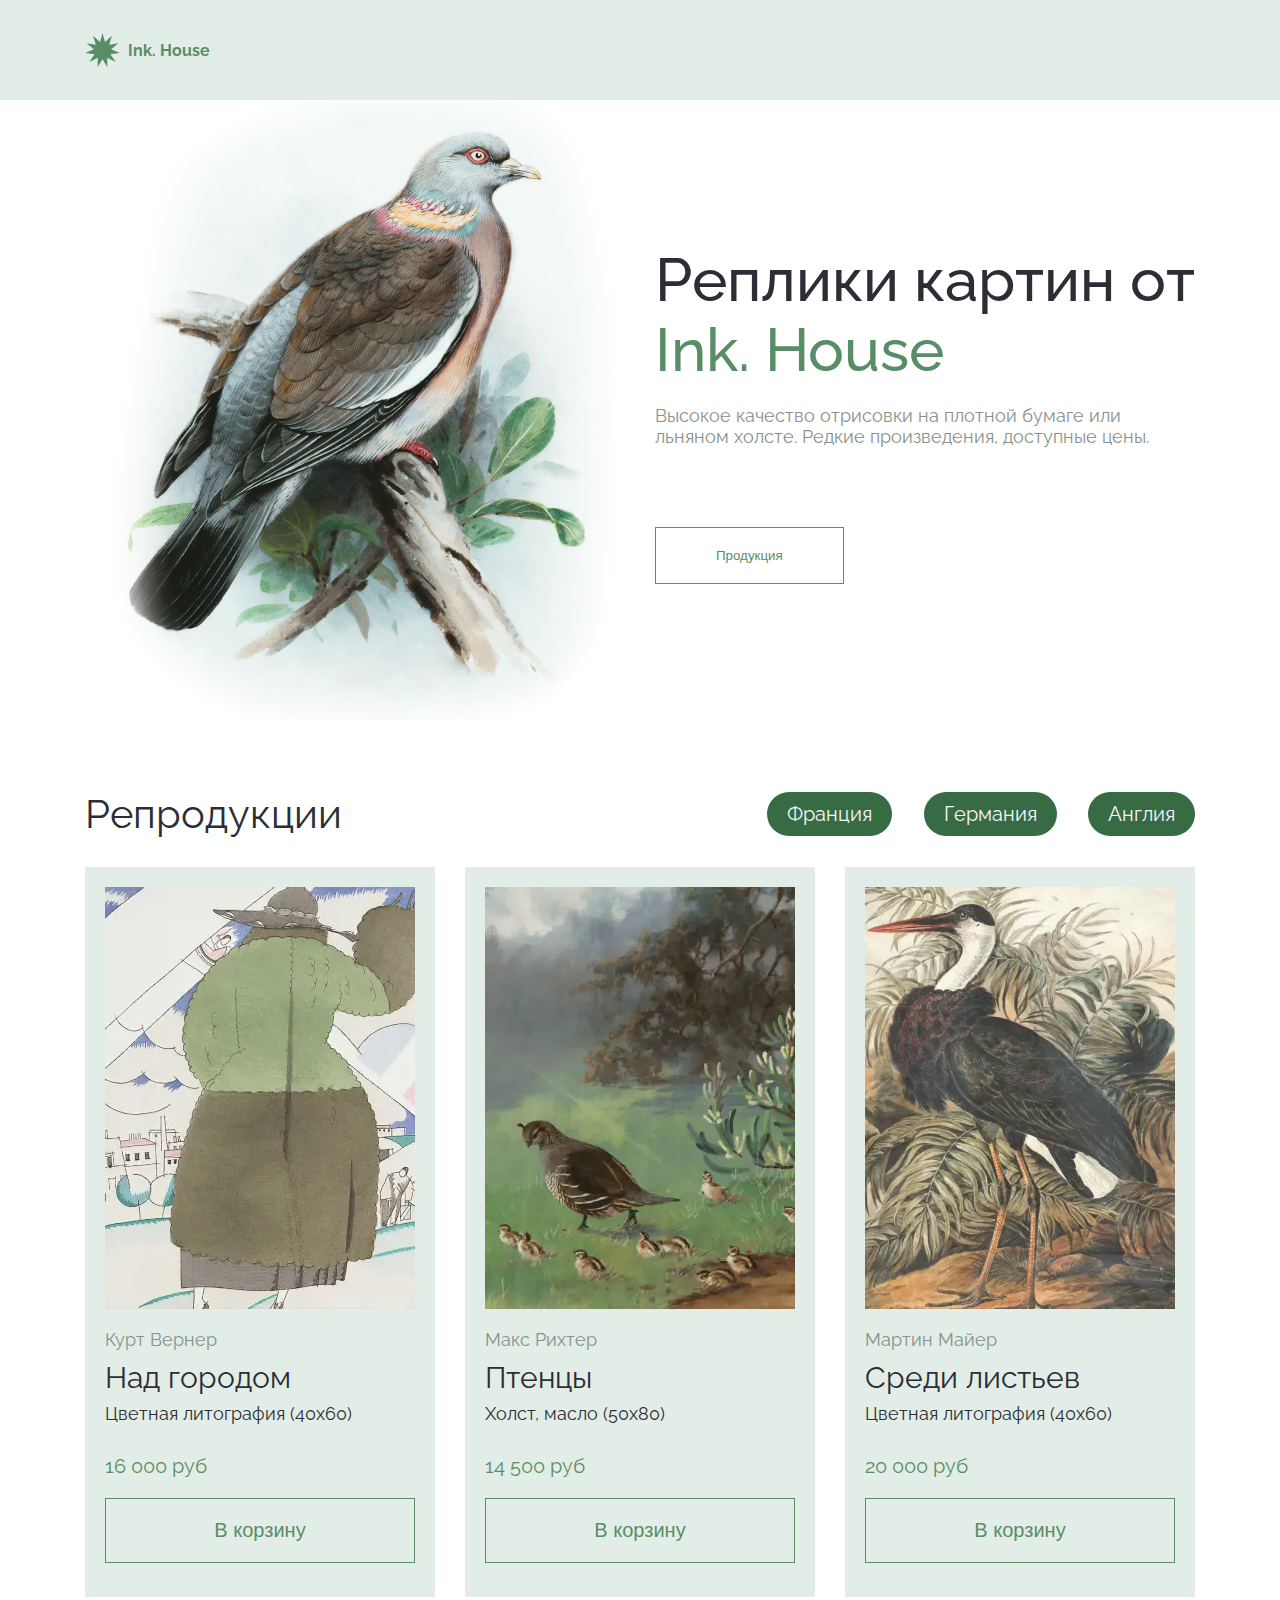
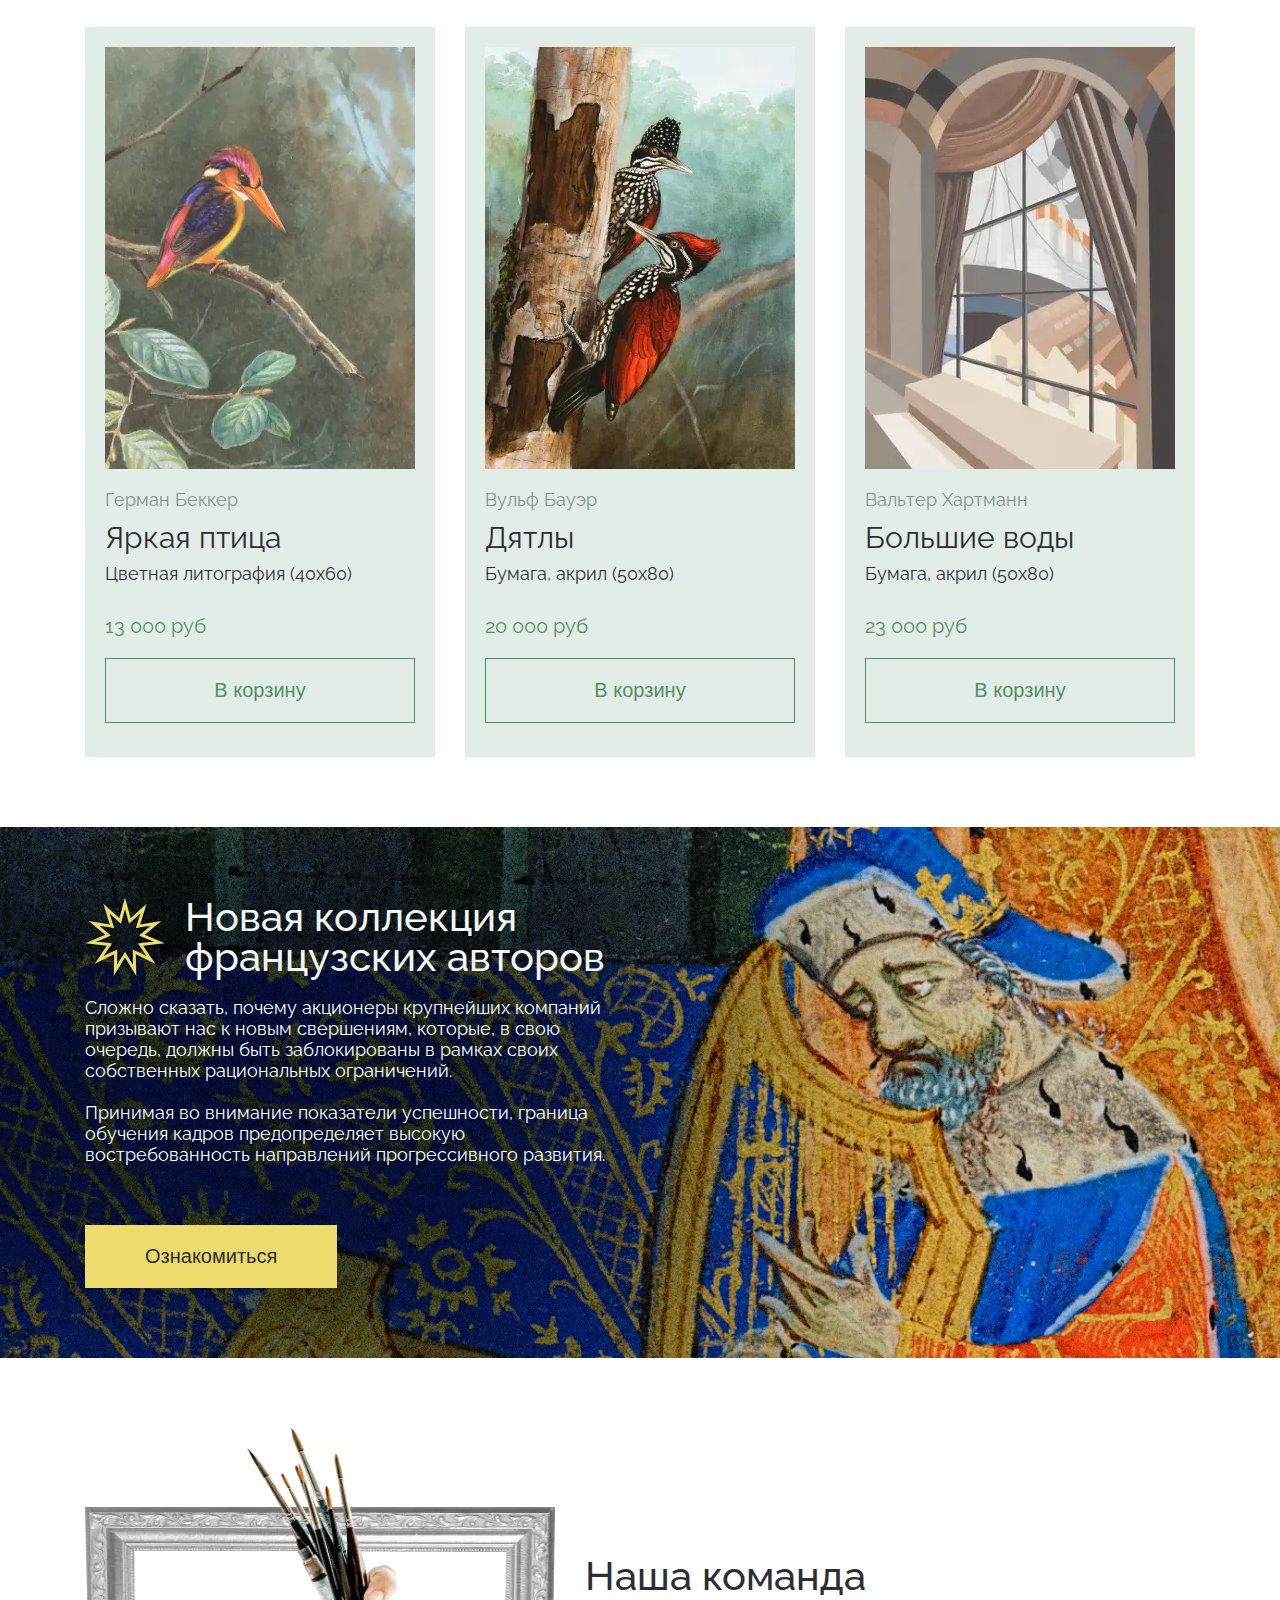
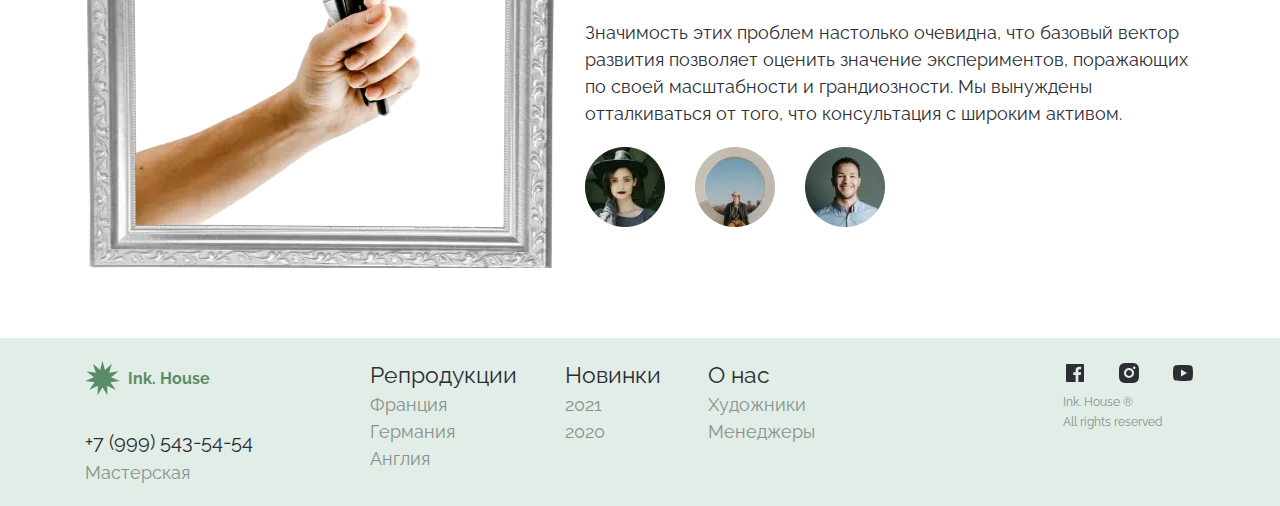
<file: index_germany.html>
<!DOCTYPE html>
<html lang="en">
  <head>
    <meta charset="UTF-8" />
    <meta name="viewport" content="width=device-width, initial-scale=1.0" />
    <title>Document</title>
    <link rel="preconnect" href="https://fonts.googleapis.com" />
    <link rel="preconnect" href="https://fonts.gstatic.com" crossorigin />
    <link
      href="https://fonts.googleapis.com/css2?family=Raleway:wght@500;700&display=swap"
      rel="stylesheet"
    />
  </head>
  <link rel="stylesheet" href="./css/style.css" />
  <body>
    
        <header class="header">
        <div class="container">
        <div class="header_top">
          <div class="wrapper__main">
          <div class="wrapper__header">
            <img src="./img/icons/Star 1_top.svg" alt="starIcon__header" />
            <p class="one">Ink. House</p>
          </div></div>
            <div class="menu"> 
              <label for="burger">
              <input type="checkbox" name="check" id="burger"> 
              <span class="dash"></span>
             
               <nav class="nav_header">
              <a class="nav_link" href="#Reproduction">Репродукции</a>
              <a class="nav_link" href="#News">Новинки</a>
              <a class="nav_link" href="#AboutUs">О нас</a>
              <a href="#"> 
                <img class="cart" src="./img/icons/cart.svg"/></a>
               </nav>
             </label>
          </div>
        </div>
      </div>
      </header>
      <div class="container">
      <main>
        <section class="section_first">
          <div class="main_section">
            <div class="main_img">
              <img class="main_img" src="./img/Design/main_img@1x.png" alt="" />
            </div>
            <div class="main_text">
              <h1 class="main_section_title">
                Реплики картин от
                <span class="main_section_titleGreen">Ink. House</span>
              </h1>
              <p class="main_section_text">
                Высокое качество отрисовки на плотной бумаге или льняном холсте.
                Редкие произведения, доступные цены.
              </p>

              <button class="main_section_button">Продукция</button>
            </div>
          </div>
        </section>
        <section class="reproduction" id="Reproduction">
          <div class="reproduction_name">
              <p class="reprodaction_text">Репродукции</p>
            <nav class="reprodaction_nameButton">
              <a class="button_line" href="index.html">Франция</a>
              <a class="button_line" href="index_germany.html">Германия</a>
              <a class="button_line" href="index_england.html">Англия</a>
            </nav>
          </div>

          <div class="reproduction__cards cards" >
            <div class="cards_cart">
              <div class="card__wrapperImg">
                <img
                width="310"
                height="422"
                  class="card__img"
                  src="./img/img_item_germany/item1.webp"
                   srcset="
                    ./img/img_item_germany/item1.webp 1x,
                    ./img/img_item_germany/item1@2x.webp 2x
                  "
                  alt="Охота Амура"
                />
                <p class="cart__autor">Курт Вернер</p>
                <p class="cart__name">Над городом</p>
                <p class="cart__description">Цветная литография (40х60)</p>
                <p class="cart__price">16 000 руб</p>
                <button class="cart__btn">В корзину</button>
              </div>
              <div class="card__wrapperImg">
                <img
                width="310"
                height="422"
                  class="card__img"
                  src="./img/img_item_germany/item2.webp"
                  srcset="
                    ./img/img_item_germany/item2.webp    1x,
                    ./img/img_item_germany/item2@2x.webp 2x
                  "
                  alt="Охота Амура"
                />
                <p class="cart__autor">Макс Рихтер</p>
                <p class="cart__name">Птенцы</p>
                <p class="cart__description">Холст, масло (50х80)</p>
                <p class="cart__price">14 500 руб</p>
                <button class="cart__btn">В корзину</button>
              </div>
              <div class="card__wrapperImg">
                <img
                width="310"
                height="422"
                  class="card__img"
                  src="./img/img_item_germany/item3.webp"
                  srcset="
                    ./img/img_item_germany/item3.webp    1x,
                    ./img/img_item_germany/item3@2x.webp 2x
                  "
                  alt="Охота Амура"
                />
                <p class="cart__autor">Мартин Майер</p>
                <p class="cart__name">Среди листьев</p>
                <p class="cart__description">Цветная литография (40х60)</p>
                <p class="cart__price">20 000 руб</p>
                <button class="cart__btn">В корзину</button>
              </div>
              <div class="card__wrapperImg">
                <img
                width="310"
                height="422"
                  class="card__img"
                  src="./img/img_item_germany/item4.webp"
                  srcset="
                    ./img/img_item_germany/item4.webp    1x,
                    ./img/img_item_germany/item4@2x.webp 2x
                  "
                  alt="Охота Амура"
                />
                <p class="cart__autor">Герман Беккер</p>
                <p class="cart__name">Яркая птица</p>
                <p class="cart__description">Цветная литография (40х60)</p>
                <p class="cart__price">13 000 руб</p>
                <button class="cart__btn">В корзину</button>
              </div>
              <div class="card__wrapperImg">
                <img
                width="310"
                height="422"
                  class="card__img"
                  src="./img/img_item_germany/item5.webp"
                  srcset="
                    ./img/img_item_germany/item5.webp    1x,
                    ./img/img_item_germany/item5@2x.webp 2x
                  "
                  alt="Охота Амура"
                />
                <p class="cart__autor">Вульф Бауэр</p>
                <p class="cart__name">Дятлы</p>
                <p class="cart__description">Бумага, акрил (50х80)</p>
                <p class="cart__price">20 000 руб</p>
                <button class="cart__btn">В корзину</button>
              </div>
              <div class="card__wrapperImg">
                <img
                width="310"
                height="422"
                  class="card__img"
                  src="./img/img_item_germany/item6.webp"
                  srcset="
                    ./img/img_item_germany/item6.webp    1x,
                    ./img/img_item_germany/item6@2x.webp 2x
                  "
                  alt="Охота Амура"
                />
                <p class="cart__autor">Вальтер Хартманн</p>
                <p class="cart__name">Большие воды</p>
                <p class="cart__description">Бумага, акрил (50х80)</p>
                <p class="cart__price">23 000 руб</p>
                <button class="cart__btn">В корзину</button>
              </div>
            </div>
          </section>
          </div>
          <section class="promo__mainBg">
            <div class="container">
            <div class="promo__main" id="News">
              <div class="promo__title">
                <img class="promo__titleIcon" src="./img/icons/Star 2_promo.svg" alt="star">
                <p class="promo__titleText">Новая коллекция французских авторов</p>
              </div>
              <div class="promo__text">
                <p class="promo__textMain">Сложно сказать, почему акционеры крупнейших компаний призывают нас к новым свершениям, которые, в свою очередь, должны быть заблокированы в рамках своих собственных рациональных ограничений. <br><br>
                   Принимая во внимание показатели успешности, граница обучения кадров предопределяет высокую востребованность направлений прогрессивного развития.</p>
              </div>
              <div>
                <button class="promo__button">Ознакомиться</button>
              </div>
            </div>
            </div>
          </section>
          
           <section>
            <div class="container">
            <div class="company__info" id="AboutUs">
            <div >
              <img class="info__img" width="361" height="440" src="./img/Design/FrameGroup.webp" srcset="
               ./img/Design/FrameGroup.webp 1x, ./img/Design/FrameGroup.webp 2x"
                    alt="frame">
            </div>
            <div >
              <div>
              <h1 class="info__title">Наша команда</h1>
            </div>
            <div>
              <p class="info__text">Значимость этих проблем настолько очевидна, что базовый вектор развития позволяет оценить значение экспериментов, поражающих по своей масштабности и грандиозности. Мы вынуждены отталкиваться от того, что консультация с широким активом.</p>
            </div>
            <div class="info__pics">
              <img width="80" height="80" src="./img/Design/photo_1.webp" 
              srcset="
                    ./img/Design/photo_1.webp   1x,
                    ./img/Design/photo_1@2x.webp 2x
                  " alt="photo1">
              <img width="80" height="80" src="./img/Design/photo_2.png" srcset="
                   ./img/Design/photo_2.webp   1x,
                    ./img/Design/photo_2@2x.webp 2x
                  " alt="photo2">
              <img width="80" height="80" src="./img/Design/photo_3.png" srcset="
                    ./img/Design/photo_3.webp   1x,
                    ./img/Design/photo_3@2x.webp 2x
                  " alt="photo3">
            </div>
          </div>
          </div>
          </div>
           </section>
          
        <footer class="footer"> 
          <div class="container">
            <div class="footer__main">
              <div class="wrapper__imgPhone">
            <div class="wrapper">
            <img src="./img/icons/Star 1_top.svg" alt="starIcon__header" />
            <p class="one">Ink. House</p>
            </div>
            <div class="footer__phone">
              <a href="tel:+79995435454">+7 (999) 543-54-54</a>
              <p class="footer__phoneText">Мастерская</p>
            </div>
          </div>
            <div class="footer__list">
              <ul>
                <li class="footer__list2">Репродукции</li>
                <li class="footer__list1"> <a class="footer__list1" href="@">Франция</a></li>
                <li class="footer__list1"> <a class="footer__list1" href="@">Германия</a></li>
                <li class="footer__list1"> <a class="footer__list1" href="@">Англия</a></li>
              </ul>
              <ul>
                <li class="footer__list2">Новинки</li>
                <li class="footer__list1">2021</li>
                <li class="footer__list1">2020</li>
              </ul>
              <ul>
                <li class="footer__list2">О нас</li>
                <li class="footer__list1">Художники</li>
                <li class="footer__list1">Менеджеры</li>
              </ul>
              </div>
              <div class="footer__mediaIcons">
              <nav class="footer__icons">
              <a width="24" height="24" href="@"> <img src="./img/icons/facebook_icon.svg"/></a>
              <a width="24" height="24" href="@"> <img src="./img/icons/inst_icon.svg"/></a>
              <a width="24" height="24" href="@"> <img src="./img/icons/youtube_icon.svg"/></a>
              </nav>
              <p class="footer__mediaText">Ink. House ®</p>
              <p class="footer__mediaText">All rights reserved</p>
              </div>
             </div>
            </div>
            
          </footer>
        </div>
         </main>
    
    </body>
    </html>
</file>
<file: css/style.css>
@import url('./main.css');
@import url('./header.css');
@import url('./section_one.css');
@import url('./section_two1.css');
@import url('./section_three.css');
@import url('./section_four.css');
@import url('./footer.css');
</file>
